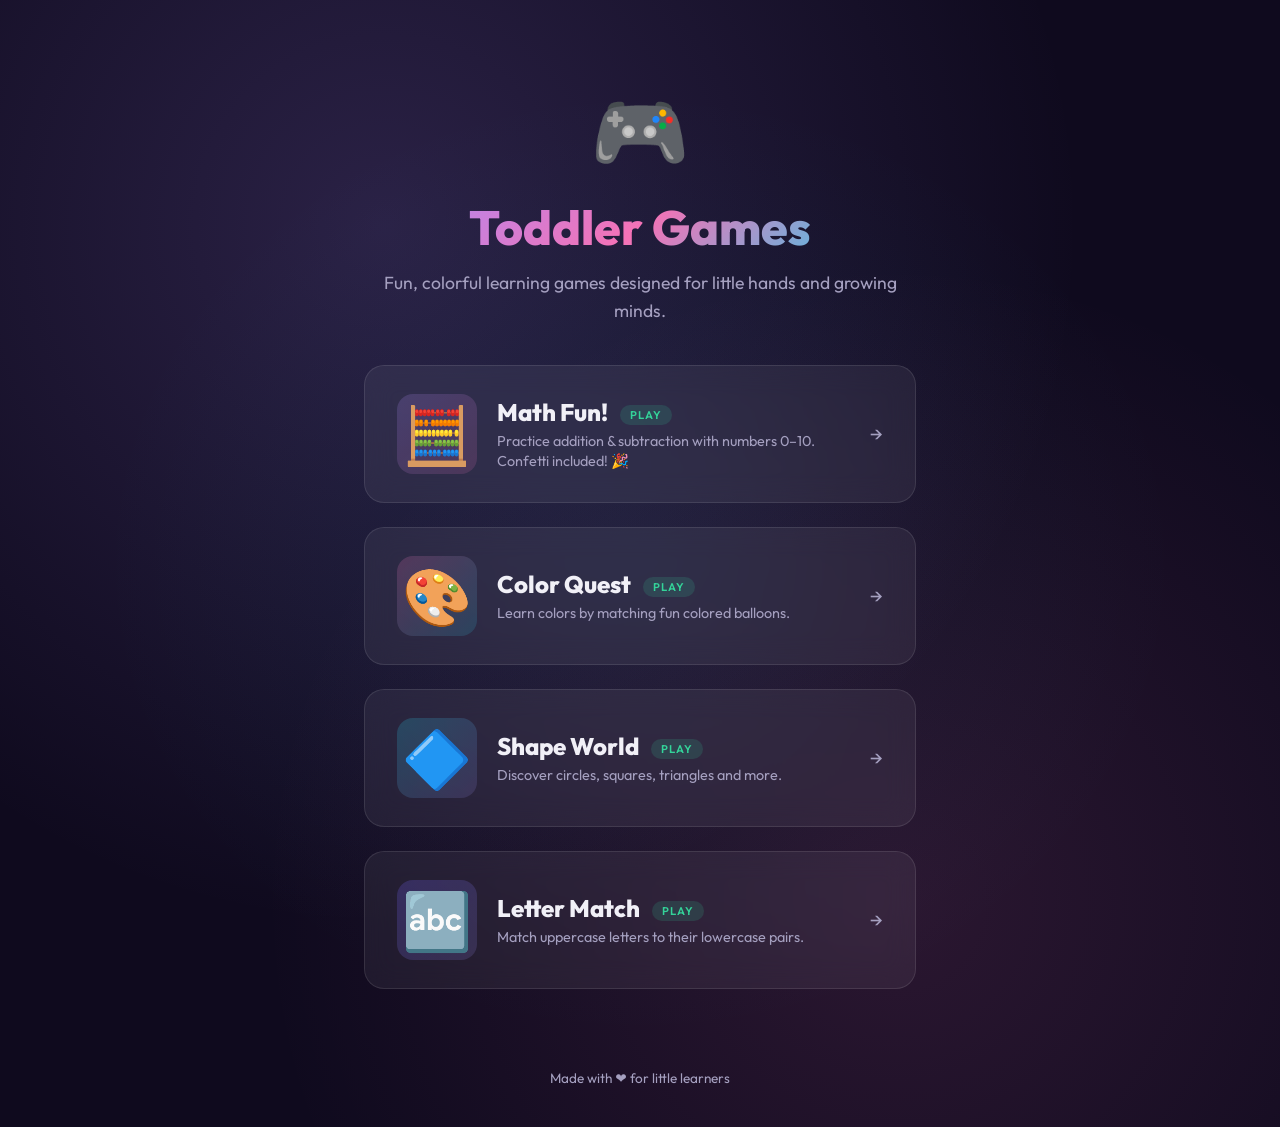
<file: index.html>
<!DOCTYPE html>
<html lang="en">

<head>
    <meta charset="UTF-8">
    <meta name="viewport" content="width=device-width, initial-scale=1.0">
    <meta name="description" content="Fun learning games for toddlers — arithmetic, colors, shapes and more!">
    <meta name="theme-color" content="#6C5CE7">
    <title>🎮 Toddler Games — Fun Learning for Kids</title>
    <link rel="preconnect" href="https://fonts.googleapis.com">
    <link rel="preconnect" href="https://fonts.gstatic.com" crossorigin>
    <link href="https://fonts.googleapis.com/css2?family=Outfit:wght@400;600;800&display=swap" rel="stylesheet">
    <link rel="icon" type="image/png" href="arithmatic/icon-512.png">
    <style>
        *,
        *::before,
        *::after {
            margin: 0;
            padding: 0;
            box-sizing: border-box;
        }

        :root {
            --clr-bg: #0f0a1e;
            --clr-text: #f1f0f7;
            --clr-text-muted: #a5a0c0;
            --clr-card-bg: rgba(255, 255, 255, 0.06);
            --clr-card-border: rgba(255, 255, 255, 0.1);
            --clr-primary: #a78bfa;
            --clr-accent-pink: #f472b6;
            --clr-accent-cyan: #22d3ee;
            --font: 'Outfit', system-ui, sans-serif;
        }

        html {
            font-size: 16px;
        }

        body {
            font-family: var(--font);
            background: var(--clr-bg);
            background-image:
                radial-gradient(ellipse at 30% 20%, rgba(167, 139, 250, 0.18) 0%, transparent 55%),
                radial-gradient(ellipse at 70% 80%, rgba(244, 114, 182, 0.12) 0%, transparent 50%),
                radial-gradient(ellipse at 50% 50%, rgba(34, 211, 238, 0.06) 0%, transparent 60%);
            color: var(--clr-text);
            min-height: 100dvh;
            display: flex;
            flex-direction: column;
            align-items: center;
        }

        /* --- Header --- */
        .hero {
            text-align: center;
            padding: 60px 24px 40px;
            max-width: 600px;
        }

        .hero-emoji {
            font-size: 4rem;
            margin-bottom: 16px;
            animation: float 3s ease-in-out infinite;
        }

        .hero h1 {
            font-size: 2.4rem;
            font-weight: 800;
            background: linear-gradient(135deg, var(--clr-primary), var(--clr-accent-pink), var(--clr-accent-cyan));
            -webkit-background-clip: text;
            -webkit-text-fill-color: transparent;
            background-clip: text;
            margin-bottom: 12px;
        }

        .hero p {
            font-size: 1.1rem;
            color: var(--clr-text-muted);
            line-height: 1.6;
        }

        /* --- Games Grid --- */
        .games-grid {
            display: grid;
            grid-template-columns: 1fr;
            gap: 20px;
            padding: 0 24px 60px;
            width: 100%;
            max-width: 600px;
        }

        .game-card {
            display: flex;
            align-items: center;
            gap: 20px;
            background: var(--clr-card-bg);
            backdrop-filter: blur(14px);
            -webkit-backdrop-filter: blur(14px);
            border: 1px solid var(--clr-card-border);
            border-radius: 20px;
            padding: 24px 28px;
            text-decoration: none;
            color: var(--clr-text);
            transition: transform 0.3s cubic-bezier(0.34, 1.56, 0.64, 1),
                box-shadow 0.3s ease,
                border-color 0.3s ease;
            position: relative;
            overflow: hidden;
        }

        .game-card::before {
            content: '';
            position: absolute;
            inset: 0;
            background: linear-gradient(135deg, rgba(255, 255, 255, 0.05), transparent);
            opacity: 0;
            transition: opacity 0.3s ease;
        }

        .game-card:hover,
        .game-card:focus-visible {
            transform: translateY(-4px) scale(1.02);
            border-color: rgba(167, 139, 250, 0.3);
            box-shadow: 0 12px 40px rgba(167, 139, 250, 0.15);
        }

        .game-card:hover::before {
            opacity: 1;
        }

        .game-card:active {
            transform: scale(0.98);
        }

        .game-card-icon {
            font-size: 3rem;
            flex-shrink: 0;
            width: 72px;
            height: 72px;
            display: flex;
            align-items: center;
            justify-content: center;
            border-radius: 16px;
        }

        .game-card-icon.math {
            background: linear-gradient(135deg, rgba(167, 139, 250, 0.2), rgba(244, 114, 182, 0.15));
        }

        .game-card-icon.color {
            background: linear-gradient(135deg, rgba(244, 114, 182, 0.2), rgba(34, 211, 238, 0.15));
        }

        .game-card-icon.shape {
            background: linear-gradient(135deg, rgba(34, 211, 238, 0.2), rgba(167, 139, 250, 0.15));
        }

        .game-card-icon.letter {
            background: linear-gradient(135deg, rgba(108, 92, 231, 0.25), rgba(162, 155, 254, 0.15));
        }

        .game-card-icon.coming-soon {
            background: rgba(255, 255, 255, 0.05);
        }

        .game-card-info {
            flex: 1;
        }

        .game-card-info h2 {
            font-size: 1.3rem;
            font-weight: 800;
            margin-bottom: 4px;
        }

        .game-card-info p {
            font-size: 0.9rem;
            color: var(--clr-text-muted);
            line-height: 1.4;
        }

        .game-card-arrow {
            font-size: 1.2rem;
            color: var(--clr-text-muted);
            transition: transform 0.3s ease, color 0.3s ease;
        }

        .game-card:hover .game-card-arrow {
            transform: translateX(4px);
            color: var(--clr-primary);
        }

        .badge {
            display: inline-block;
            font-size: 0.7rem;
            font-weight: 600;
            text-transform: uppercase;
            letter-spacing: 1px;
            padding: 3px 10px;
            border-radius: 20px;
            margin-left: 8px;
            vertical-align: middle;
        }

        .badge-live {
            background: rgba(52, 211, 153, 0.15);
            color: #34d399;
        }

        .badge-soon {
            background: rgba(255, 255, 255, 0.08);
            color: var(--clr-text-muted);
        }

        .card-disabled {
            opacity: 0.45;
            pointer-events: none;
        }

        /* --- Footer --- */
        footer {
            text-align: center;
            padding: 20px 24px 40px;
            color: var(--clr-text-muted);
            font-size: 0.85rem;
        }

        footer a {
            color: var(--clr-primary);
            text-decoration: none;
        }

        /* --- Animations --- */
        @keyframes float {

            0%,
            100% {
                transform: translateY(0);
            }

            50% {
                transform: translateY(-10px);
            }
        }

        @keyframes fadeUp {
            from {
                opacity: 0;
                transform: translateY(24px);
            }

            to {
                opacity: 1;
                transform: translateY(0);
            }
        }

        .hero {
            animation: fadeUp 0.6s ease-out;
        }

        .game-card:nth-child(1) {
            animation: fadeUp 0.6s ease-out 0.1s both;
        }

        .game-card:nth-child(2) {
            animation: fadeUp 0.6s ease-out 0.2s both;
        }

        .game-card:nth-child(3) {
            animation: fadeUp 0.6s ease-out 0.3s both;
        }

        .game-card:nth-child(4) {
            animation: fadeUp 0.6s ease-out 0.4s both;
        }

        /* --- Tablet --- */
        @media (min-width: 600px) {
            .hero {
                padding-top: 80px;
            }

            .hero h1 {
                font-size: 3rem;
            }

            .hero-emoji {
                font-size: 5rem;
            }

            .games-grid {
                gap: 24px;
            }

            .game-card {
                padding: 28px 32px;
            }

            .game-card-icon {
                font-size: 3.5rem;
                width: 80px;
                height: 80px;
            }

            .game-card-info h2 {
                font-size: 1.5rem;
            }
        }
    </style>
</head>

<body>

    <section class="hero">
        <div class="hero-emoji">🎮</div>
        <h1>Toddler Games</h1>
        <p>Fun, colorful learning games designed for little hands and growing minds.</p>
    </section>

    <section class="games-grid">

        <!-- Math Game -->
        <a href="arithmatic/" class="game-card" id="game-math">
            <div class="game-card-icon math">🧮</div>
            <div class="game-card-info">
                <h2>Math Fun! <span class="badge badge-live">Play</span></h2>
                <p>Practice addition & subtraction with numbers 0–10. Confetti included! 🎉</p>
            </div>
            <span class="game-card-arrow">→</span>
        </a>

        <!-- Color Quest -->
        <a href="colors/" class="game-card" id="game-color">
            <div class="game-card-icon color">🎨</div>
            <div class="game-card-info">
                <h2>Color Quest <span class="badge badge-live">Play</span></h2>
                <p>Learn colors by matching fun colored balloons.</p>
            </div>
            <span class="game-card-arrow">→</span>
        </a>

        <!-- Shape World -->
        <a href="shapes/" class="game-card" id="game-shape">
            <div class="game-card-icon shape">🔷</div>
            <div class="game-card-info">
                <h2>Shape World <span class="badge badge-live">Play</span></h2>
                <p>Discover circles, squares, triangles and more.</p>
            </div>
            <span class="game-card-arrow">→</span>
        </a>

        <!-- Letter Match -->
        <a href="letters/" class="game-card" id="game-letter">
            <div class="game-card-icon letter">🔤</div>
            <div class="game-card-info">
                <h2>Letter Match <span class="badge badge-live">Play</span></h2>
                <p>Match uppercase letters to their lowercase pairs.</p>
            </div>
            <span class="game-card-arrow">→</span>
        </a>

    </section>

    <footer>
        Made with ❤️ for little learners
    </footer>

</body>

</html>
</file>
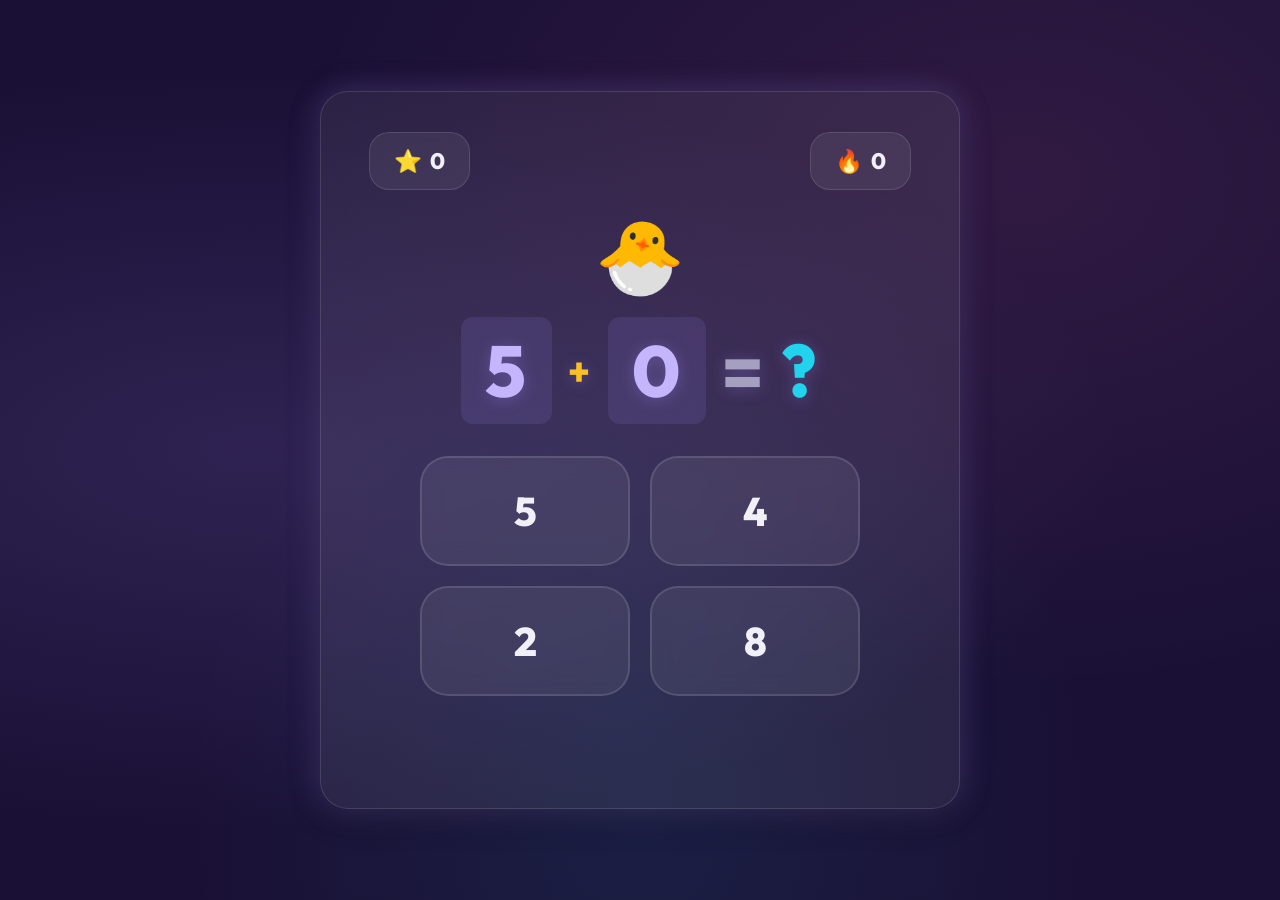
<file: arithmatic/index.html>
<!DOCTYPE html>
<html lang="en">

<head>
  <meta charset="UTF-8">
  <meta name="viewport" content="width=device-width, initial-scale=1.0, user-scalable=no">
  <meta name="description"
    content="A fun arithmetic game for toddlers — learn addition and subtraction with colorful animations!">
  <meta name="theme-color" content="#6C5CE7">
  <meta name="apple-mobile-web-app-capable" content="yes">
  <meta name="apple-mobile-web-app-status-bar-style" content="black-translucent">
  <title>🧮 Math Fun! — Arithmetic Game for Kids</title>
  <link rel="manifest" href="manifest.json">
  <link rel="icon" type="image/png" sizes="512x512" href="icon-512.png">
  <link rel="apple-touch-icon" href="icon-192.png">
  <link rel="preconnect" href="https://fonts.googleapis.com">
  <link rel="preconnect" href="https://fonts.gstatic.com" crossorigin>
  <link href="https://fonts.googleapis.com/css2?family=Outfit:wght@400;600;800&display=swap" rel="stylesheet">
  <link rel="stylesheet" href="style.css">
</head>

<body>
  <div id="app">
    <!-- Top Bar -->
    <header id="top-bar">
      <div class="score-badge" id="score-badge">
        <span class="score-icon">⭐</span>
        <span id="score-value">0</span>
      </div>
      <div class="streak-badge" id="streak-badge">
        <span class="streak-icon">🔥</span>
        <span id="streak-value">0</span>
      </div>
    </header>

    <!-- Game Card -->
    <main id="game-card">
      <div id="question-area">
        <div id="question-emoji" aria-hidden="true">🤔</div>
        <div id="question-text" role="heading" aria-level="1">
          <span id="num1" class="num">?</span>
          <span id="operator" class="op">+</span>
          <span id="num2" class="num">?</span>
          <span class="eq">=</span>
          <span class="q-mark">?</span>
        </div>
      </div>

      <div id="answers-grid" role="group" aria-label="Choose your answer">
        <button class="answer-btn" id="ans-0" aria-label="Answer option 1"></button>
        <button class="answer-btn" id="ans-1" aria-label="Answer option 2"></button>
        <button class="answer-btn" id="ans-2" aria-label="Answer option 3"></button>
        <button class="answer-btn" id="ans-3" aria-label="Answer option 4"></button>
      </div>

      <div id="feedback" aria-live="polite"></div>
    </main>

    <!-- Confetti Canvas -->
    <canvas id="confetti-canvas" aria-hidden="true"></canvas>
  </div>

  <script src="app.js"></script>
  <script>
    if ('serviceWorker' in navigator) {
      navigator.serviceWorker.register('sw.js').catch(() => { });
    }
  </script>
</body>

</html>
</file>
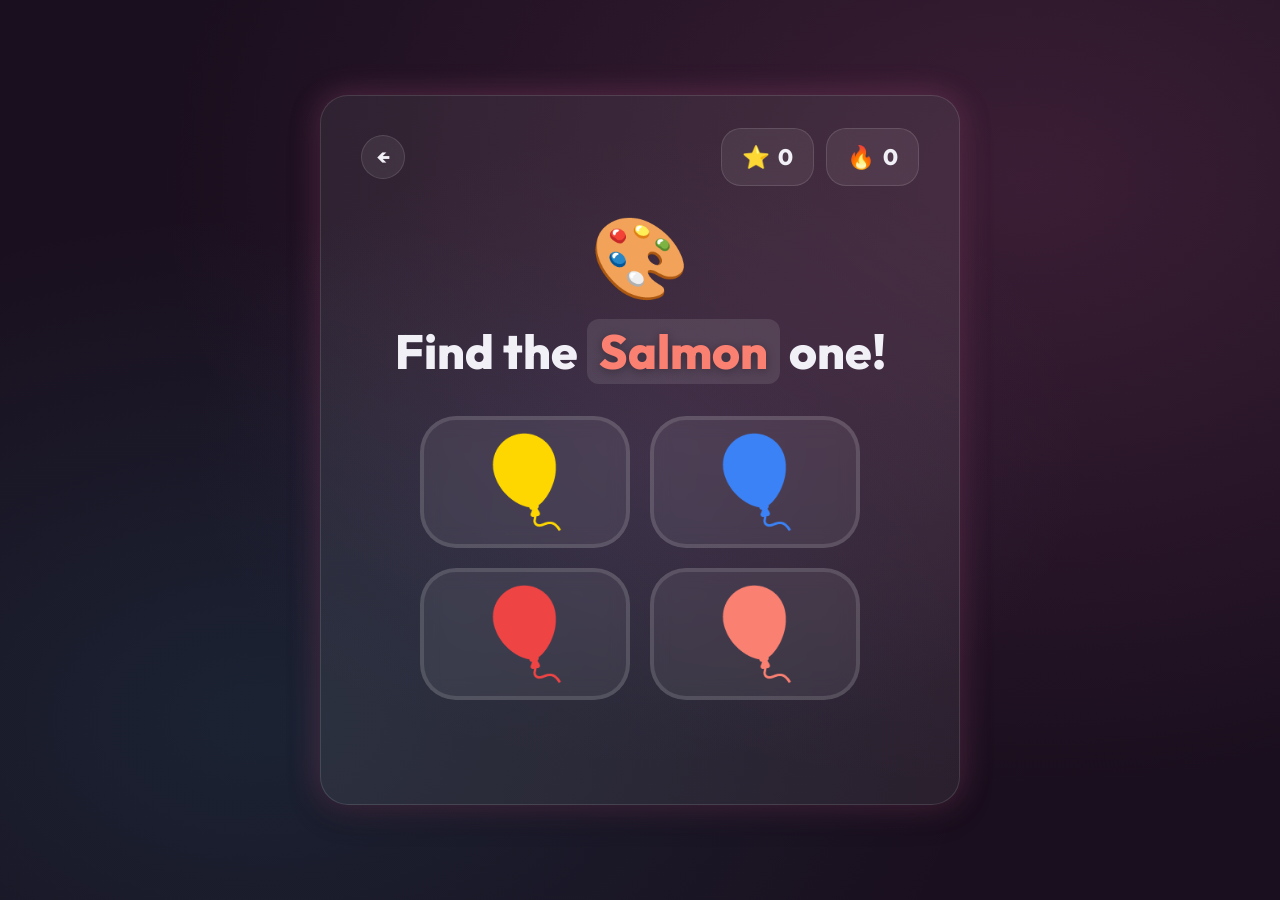
<file: colors/index.html>
<!DOCTYPE html>
<html lang="en">

<head>
    <meta charset="UTF-8">
    <meta name="viewport" content="width=device-width, initial-scale=1.0, user-scalable=no">
    <meta name="description" content="A fun color game for toddlers — learn colors with colorful balloons!">
    <meta name="theme-color" content="#f472b6">
    <meta name="apple-mobile-web-app-capable" content="yes">
    <meta name="apple-mobile-web-app-status-bar-style" content="black-translucent">
    <title>🎨 Color Quest — Learning Colors for Kids</title>
    <link rel="manifest" href="manifest.json">
    <link rel="icon" type="image/png" sizes="512x512" href="icon-512.png">
    <link rel="apple-touch-icon" href="icon-192.png">
    <link rel="preconnect" href="https://fonts.googleapis.com">
    <link rel="preconnect" href="https://fonts.gstatic.com" crossorigin>
    <link href="https://fonts.googleapis.com/css2?family=Outfit:wght@400;600;800&display=swap" rel="stylesheet">
    <link rel="stylesheet" href="style.css">
</head>

<body>
    <div id="app">
        <!-- Top Bar -->
        <header id="top-bar">
            <a href="../" class="back-btn" aria-label="Back to Games">←</a>
            <div class="stats">
                <div class="score-badge" id="score-badge">
                    <span class="score-icon">⭐</span>
                    <span id="score-value">0</span>
                </div>
                <div class="streak-badge" id="streak-badge">
                    <span class="streak-icon">🔥</span>
                    <span id="streak-value">0</span>
                </div>
            </div>
        </header>

        <!-- Game Card -->
        <main id="game-card">
            <div id="question-area">
                <div id="question-emoji" aria-hidden="true">🎨</div>
                <div id="question-text" role="heading" aria-level="1">
                    Find the <span id="color-name">Color</span> one!
                </div>
            </div>

            <div id="answers-grid" role="group" aria-label="Choose your answer">
                <button class="answer-btn" id="ans-0" aria-label="Answer option 1">🎈</button>
                <button class="answer-btn" id="ans-1" aria-label="Answer option 2">🎈</button>
                <button class="answer-btn" id="ans-2" aria-label="Answer option 3">🎈</button>
                <button class="answer-btn" id="ans-3" aria-label="Answer option 4">🎈</button>
            </div>

            <div id="feedback" aria-live="polite"></div>
        </main>

        <!-- Confetti Canvas -->
        <canvas id="confetti-canvas" aria-hidden="true"></canvas>
    </div>

    <script src="app.js"></script>
    <script>
        if ('serviceWorker' in navigator) {
            navigator.serviceWorker.register('sw.js').catch(() => { });
        }
    </script>
</body>

</html>
</file>
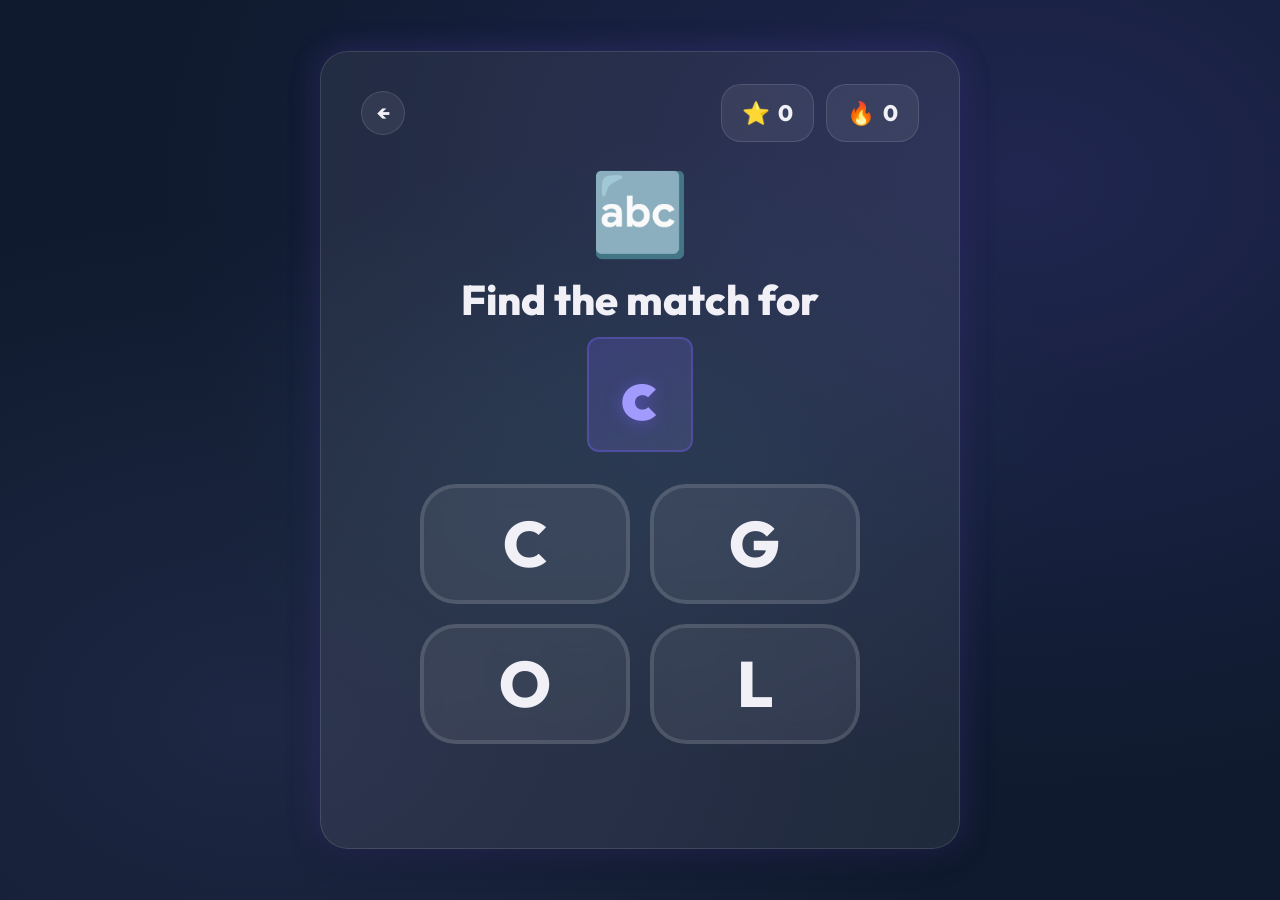
<file: letters/index.html>
<!DOCTYPE html>
<html lang="en">

<head>
    <meta charset="UTF-8">
    <meta name="viewport" content="width=device-width, initial-scale=1.0, user-scalable=no">
    <meta name="description" content="A fun letter matching game for toddlers — match uppercase to lowercase letters!">
    <meta name="theme-color" content="#6C5CE7">
    <meta name="apple-mobile-web-app-capable" content="yes">
    <meta name="apple-mobile-web-app-status-bar-style" content="black-translucent">
    <title>🔤 Letter Match — Learning Letters for Kids</title>
    <link rel="manifest" href="manifest.json">
    <link rel="icon" type="image/png" sizes="512x512" href="icon-512.png">
    <link rel="apple-touch-icon" href="icon-192.png">
    <link rel="preconnect" href="https://fonts.googleapis.com">
    <link rel="preconnect" href="https://fonts.gstatic.com" crossorigin>
    <link href="https://fonts.googleapis.com/css2?family=Outfit:wght@400;600;800&display=swap" rel="stylesheet">
    <link rel="stylesheet" href="style.css">
</head>

<body>
    <div id="app">
        <!-- Top Bar -->
        <header id="top-bar">
            <a href="../" class="back-btn" aria-label="Back to Games">←</a>
            <div class="stats">
                <div class="score-badge" id="score-badge">
                    <span class="score-icon">⭐</span>
                    <span id="score-value">0</span>
                </div>
                <div class="streak-badge" id="streak-badge">
                    <span class="streak-icon">🔥</span>
                    <span id="streak-value">0</span>
                </div>
            </div>
        </header>

        <!-- Game Card -->
        <main id="game-card">
            <div id="question-area">
                <div id="question-emoji" aria-hidden="true">🔤</div>
                <div id="question-text" role="heading" aria-level="1">
                    Find the match for </br><span id="letter-display">A</span>
                </div>
            </div>

            <div id="answers-grid" role="group" aria-label="Choose your answer">
                <button class="answer-btn" id="ans-0" aria-label="Answer option 1">a</button>
                <button class="answer-btn" id="ans-1" aria-label="Answer option 2">b</button>
                <button class="answer-btn" id="ans-2" aria-label="Answer option 3">c</button>
                <button class="answer-btn" id="ans-3" aria-label="Answer option 4">d</button>
            </div>

            <div id="feedback" aria-live="polite"></div>
        </main>

        <!-- Confetti Canvas -->
        <canvas id="confetti-canvas" aria-hidden="true"></canvas>
    </div>

    <script src="app.js"></script>
    <script>
        if ('serviceWorker' in navigator) {
            navigator.serviceWorker.register('sw.js').catch(() => { });
        }
    </script>
</body>

</html>
</file>
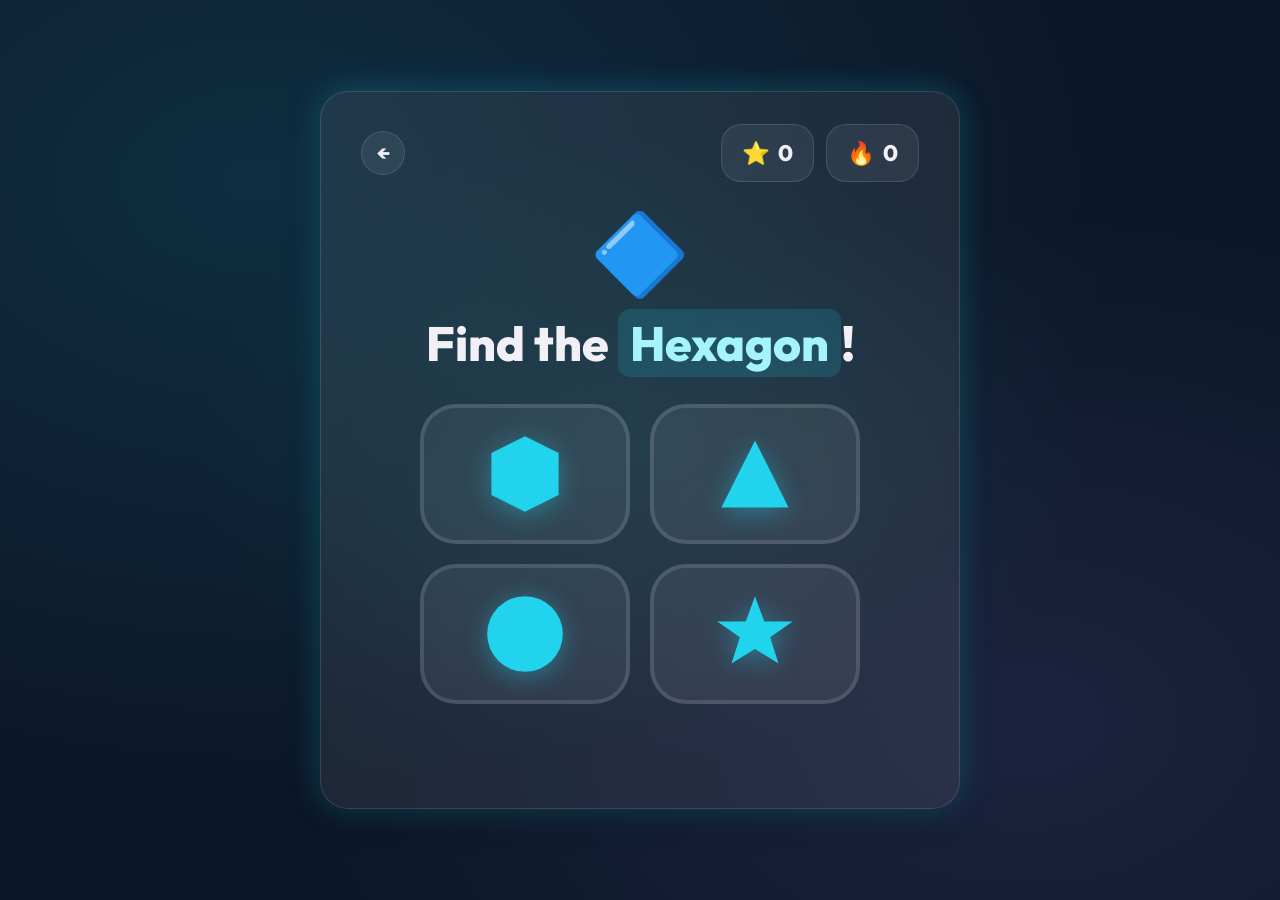
<file: shapes/index.html>
<!DOCTYPE html>
<html lang="en">

<head>
    <meta charset="UTF-8">
    <meta name="viewport" content="width=device-width, initial-scale=1.0, user-scalable=no">
    <meta name="description" content="A fun shape game for toddlers — learn circles, squares, and triangles!">
    <meta name="theme-color" content="#22d3ee">
    <meta name="apple-mobile-web-app-capable" content="yes">
    <meta name="apple-mobile-web-app-status-bar-style" content="black-translucent">
    <title>🔷 Shape World — Learning Shapes for Kids</title>
    <link rel="manifest" href="manifest.json">
    <link rel="icon" type="image/png" sizes="512x512" href="icon-512.png">
    <link rel="apple-touch-icon" href="icon-192.png">
    <link rel="preconnect" href="https://fonts.googleapis.com">
    <link rel="preconnect" href="https://fonts.gstatic.com" crossorigin>
    <link href="https://fonts.googleapis.com/css2?family=Outfit:wght@400;600;800&display=swap" rel="stylesheet">
    <link rel="stylesheet" href="style.css">
</head>

<body>
    <div id="app">
        <!-- Top Bar -->
        <header id="top-bar">
            <a href="../" class="back-btn" aria-label="Back to Games">←</a>
            <div class="stats">
                <div class="score-badge" id="score-badge">
                    <span class="score-icon">⭐</span>
                    <span id="score-value">0</span>
                </div>
                <div class="streak-badge" id="streak-badge">
                    <span class="streak-icon">🔥</span>
                    <span id="streak-value">0</span>
                </div>
            </div>
        </header>

        <!-- Game Card -->
        <main id="game-card">
            <div id="question-area">
                <div id="question-emoji" aria-hidden="true">🔷</div>
                <div id="question-text" role="heading" aria-level="1">
                    Find the <span id="shape-name">Shape</span>!
                </div>
            </div>

            <div id="answers-grid" role="group" aria-label="Choose your answer">
                <button class="answer-btn" id="ans-0" aria-label="Answer option 1"></button>
                <button class="answer-btn" id="ans-1" aria-label="Answer option 2"></button>
                <button class="answer-btn" id="ans-2" aria-label="Answer option 3"></button>
                <button class="answer-btn" id="ans-3" aria-label="Answer option 4"></button>
            </div>

            <div id="feedback" aria-live="polite"></div>
        </main>

        <!-- Confetti Canvas -->
        <canvas id="confetti-canvas" aria-hidden="true"></canvas>
    </div>

    <script src="app.js"></script>
    <script>
        if ('serviceWorker' in navigator) {
            navigator.serviceWorker.register('sw.js').catch(() => { });
        }
    </script>
</body>

</html>
</file>
<file: arithmatic/style.css>
/* ============================================
   Math Fun! — Arithmetic Game for Kids
   ============================================ */

/* --- Design Tokens --- */
:root {
  --clr-bg: #1a1035;
  --clr-bg-card: rgba(255, 255, 255, 0.07);
  --clr-bg-card-border: rgba(255, 255, 255, 0.12);
  --clr-surface: #2d1f5e;
  --clr-primary: #a78bfa;
  --clr-primary-vivid: #c4b5fd;
  --clr-accent-green: #34d399;
  --clr-accent-red: #f87171;
  --clr-accent-yellow: #fbbf24;
  --clr-accent-pink: #f472b6;
  --clr-accent-cyan: #22d3ee;
  --clr-text: #f1f0f7;
  --clr-text-muted: #a5a0c0;

  --font-main: 'Outfit', system-ui, sans-serif;

  --radius-sm: 12px;
  --radius-md: 20px;
  --radius-lg: 28px;
  --radius-full: 50%;

  --shadow-soft: 0 8px 32px rgba(0, 0, 0, 0.3);
  --shadow-glow-green: 0 0 20px rgba(52, 211, 153, 0.4);
  --shadow-glow-red: 0 0 20px rgba(248, 113, 113, 0.4);
  --shadow-glow-primary: 0 0 30px rgba(167, 139, 250, 0.3);

  --transition-fast: 0.2s cubic-bezier(0.4, 0, 0.2, 1);
  --transition-bounce: 0.4s cubic-bezier(0.34, 1.56, 0.64, 1);
}

/* --- Reset & Base --- */
*, *::before, *::after {
  margin: 0;
  padding: 0;
  box-sizing: border-box;
}

html {
  font-size: 16px;
  -webkit-tap-highlight-color: transparent;
  -webkit-text-size-adjust: 100%;
}

body {
  font-family: var(--font-main);
  background: var(--clr-bg);
  background-image:
    radial-gradient(ellipse at 20% 50%, rgba(167, 139, 250, 0.15) 0%, transparent 60%),
    radial-gradient(ellipse at 80% 20%, rgba(244, 114, 182, 0.1) 0%, transparent 50%),
    radial-gradient(ellipse at 50% 90%, rgba(34, 211, 238, 0.08) 0%, transparent 50%);
  color: var(--clr-text);
  min-height: 100dvh;
  overflow: hidden;
  display: flex;
  align-items: center;
  justify-content: center;
}

/* --- App Container --- */
#app {
  width: 100%;
  max-width: 480px;
  min-height: 100dvh;
  display: flex;
  flex-direction: column;
  padding: 16px 20px 24px;
  position: relative;
}

/* --- Top Bar --- */
#top-bar {
  display: flex;
  justify-content: space-between;
  align-items: center;
  margin-bottom: 20px;
  flex-shrink: 0;
}

.score-badge,
.streak-badge {
  display: flex;
  align-items: center;
  gap: 8px;
  background: var(--clr-bg-card);
  backdrop-filter: blur(12px);
  -webkit-backdrop-filter: blur(12px);
  border: 1px solid var(--clr-bg-card-border);
  border-radius: var(--radius-md);
  padding: 10px 18px;
  font-size: 1.2rem;
  font-weight: 800;
  transition: transform var(--transition-bounce);
}

.score-badge.pop,
.streak-badge.pop {
  transform: scale(1.15);
}

.score-icon,
.streak-icon {
  font-size: 1.4rem;
}

/* --- Game Card --- */
#game-card {
  flex: 1;
  display: flex;
  flex-direction: column;
  align-items: center;
  justify-content: center;
  gap: 32px;
}

/* --- Question Area --- */
#question-area {
  text-align: center;
  animation: fadeSlideIn 0.5s ease-out;
}

#question-emoji {
  font-size: 3.5rem;
  margin-bottom: 16px;
  animation: float 3s ease-in-out infinite;
}

#question-text {
  font-size: 3rem;
  font-weight: 800;
  display: flex;
  align-items: center;
  justify-content: center;
  gap: 12px;
  letter-spacing: 2px;
  text-shadow: 0 2px 15px rgba(167, 139, 250, 0.3);
}

.num {
  color: var(--clr-primary-vivid);
  background: rgba(167, 139, 250, 0.12);
  padding: 4px 16px;
  border-radius: var(--radius-sm);
}

.op {
  color: var(--clr-accent-yellow);
  font-size: 2.4rem;
}

.eq {
  color: var(--clr-text-muted);
}

.q-mark {
  color: var(--clr-accent-cyan);
  animation: pulse 1.5s ease-in-out infinite;
}

/* Question transition */
#question-area.swap-out {
  animation: swapOut 0.25s ease-in forwards;
}

#question-area.swap-in {
  animation: swapIn 0.35s ease-out forwards;
}

/* --- Answer Grid --- */
#answers-grid {
  display: grid;
  grid-template-columns: 1fr 1fr;
  gap: 16px;
  width: 100%;
  max-width: 360px;
}

.answer-btn {
  font-family: var(--font-main);
  font-size: 1.8rem;
  font-weight: 800;
  padding: 20px 10px;
  border: 2px solid var(--clr-bg-card-border);
  border-radius: var(--radius-md);
  background: var(--clr-bg-card);
  backdrop-filter: blur(10px);
  -webkit-backdrop-filter: blur(10px);
  color: var(--clr-text);
  cursor: pointer;
  transition:
    transform var(--transition-fast),
    background var(--transition-fast),
    border-color var(--transition-fast),
    box-shadow var(--transition-fast);
  user-select: none;
  -webkit-user-select: none;
  min-height: 72px;
  position: relative;
  overflow: hidden;
}

.answer-btn::before {
  content: '';
  position: absolute;
  inset: 0;
  background: linear-gradient(135deg, rgba(255,255,255,0.08), transparent);
  opacity: 0;
  transition: opacity var(--transition-fast);
}

.answer-btn:hover::before,
.answer-btn:focus-visible::before {
  opacity: 1;
}

.answer-btn:active {
  transform: scale(0.95);
}

.answer-btn:focus-visible {
  outline: 3px solid var(--clr-primary);
  outline-offset: 3px;
}

/* Correct */
.answer-btn.correct {
  background: rgba(52, 211, 153, 0.2);
  border-color: var(--clr-accent-green);
  box-shadow: var(--shadow-glow-green);
  animation: correctPop 0.5s ease-out;
  color: var(--clr-accent-green);
}

/* Wrong */
.answer-btn.wrong {
  background: rgba(248, 113, 113, 0.15);
  border-color: var(--clr-accent-red);
  box-shadow: var(--shadow-glow-red);
  animation: shake 0.5s ease-out;
  color: var(--clr-accent-red);
}

/* Disabled after answer */
.answer-btn.disabled {
  pointer-events: none;
  opacity: 0.4;
}

/* --- Feedback --- */
#feedback {
  font-size: 1.3rem;
  font-weight: 600;
  min-height: 2rem;
  text-align: center;
  transition: opacity var(--transition-fast);
}

#feedback.correct-msg {
  color: var(--clr-accent-green);
  animation: feedbackPop 0.4s ease-out;
}

#feedback.wrong-msg {
  color: var(--clr-accent-red);
  animation: feedbackPop 0.4s ease-out;
}

/* --- Confetti Canvas --- */
#confetti-canvas {
  position: fixed;
  top: 0;
  left: 0;
  width: 100%;
  height: 100%;
  pointer-events: none;
  z-index: 1000;
}

/* ============================================
   Animations
   ============================================ */

@keyframes fadeSlideIn {
  from { opacity: 0; transform: translateY(20px); }
  to   { opacity: 1; transform: translateY(0); }
}

@keyframes swapOut {
  to { opacity: 0; transform: translateY(-30px) scale(0.9); }
}

@keyframes swapIn {
  from { opacity: 0; transform: translateY(30px) scale(0.9); }
  to   { opacity: 1; transform: translateY(0) scale(1); }
}

@keyframes float {
  0%, 100% { transform: translateY(0); }
  50%      { transform: translateY(-8px); }
}

@keyframes pulse {
  0%, 100% { opacity: 1; }
  50%      { opacity: 0.4; }
}

@keyframes correctPop {
  0%  { transform: scale(1); }
  40% { transform: scale(1.12); }
  100%{ transform: scale(1); }
}

@keyframes shake {
  0%, 100% { transform: translateX(0); }
  20%      { transform: translateX(-8px); }
  40%      { transform: translateX(8px); }
  60%      { transform: translateX(-6px); }
  80%      { transform: translateX(6px); }
}

@keyframes feedbackPop {
  0%  { opacity: 0; transform: scale(0.8); }
  60% { transform: scale(1.05); }
  100%{ opacity: 1; transform: scale(1); }
}

/* ============================================
   Responsive — Tablet
   ============================================ */

@media (min-width: 600px) {
  #app {
    max-width: 560px;
    padding: 32px 40px 40px;
    min-height: auto;
    margin: auto;
  }

  body {
    align-items: center;
    padding: 24px;
  }

  #question-emoji {
    font-size: 4.5rem;
  }

  #question-text {
    font-size: 4rem;
    gap: 16px;
  }

  .num {
    padding: 8px 24px;
  }

  #answers-grid {
    max-width: 440px;
    gap: 20px;
  }

  .answer-btn {
    font-size: 2.2rem;
    padding: 28px 14px;
    min-height: 90px;
    border-radius: var(--radius-lg);
  }

  .score-badge,
  .streak-badge {
    font-size: 1.4rem;
    padding: 14px 24px;
  }

  #feedback {
    font-size: 1.5rem;
  }
}

/* Large tablet / landscape */
@media (min-width: 900px) {
  #app {
    max-width: 640px;
    border-radius: var(--radius-lg);
    background: var(--clr-bg-card);
    border: 1px solid var(--clr-bg-card-border);
    box-shadow: var(--shadow-soft), var(--shadow-glow-primary);
    padding: 40px 48px 48px;
  }

  #question-text {
    font-size: 4.5rem;
  }

  .answer-btn {
    font-size: 2.5rem;
    min-height: 100px;
  }
}
</file>
<file: colors/style.css>
/* ============================================
   Color Quest — Game CSS
   ============================================ */

/* --- Design Tokens --- */
:root {
    --clr-bg: #1a0f1e;
    --clr-bg-card: rgba(255, 255, 255, 0.07);
    --clr-bg-card-border: rgba(255, 255, 255, 0.12);
    --clr-primary: #f472b6;
    --clr-primary-vivid: #fbcfe8;
    --clr-accent-green: #34d399;
    --clr-accent-red: #f87171;
    --clr-text: #f1f0f7;
    --clr-text-muted: #a5a0c0;

    --font-main: 'Outfit', system-ui, sans-serif;

    --radius-sm: 12px;
    --radius-md: 20px;
    --radius-lg: 28px;

    --shadow-soft: 0 8px 32px rgba(0, 0, 0, 0.3);
    --shadow-glow-green: 0 0 20px rgba(52, 211, 153, 0.4);
    --shadow-glow-red: 0 0 20px rgba(248, 113, 113, 0.4);
    --shadow-glow-primary: 0 0 30px rgba(244, 114, 182, 0.3);

    --transition-fast: 0.2s cubic-bezier(0.4, 0, 0.2, 1);
    --transition-bounce: 0.4s cubic-bezier(0.34, 1.56, 0.64, 1);
}

/* --- Reset & Base --- */
*,
*::before,
*::after {
    margin: 0;
    padding: 0;
    box-sizing: border-box;
}

html {
    font-size: 16px;
    -webkit-tap-highlight-color: transparent;
}

body {
    font-family: var(--font-main);
    background: var(--clr-bg);
    background-image:
        radial-gradient(ellipse at 80% 20%, rgba(244, 114, 182, 0.15) 0%, transparent 60%),
        radial-gradient(ellipse at 20% 80%, rgba(34, 211, 238, 0.1) 0%, transparent 50%),
        radial-gradient(ellipse at 50% 50%, rgba(167, 139, 250, 0.08) 0%, transparent 50%);
    color: var(--clr-text);
    min-height: 100dvh;
    overflow: hidden;
    display: flex;
    align-items: center;
    justify-content: center;
}

/* --- App Container --- */
#app {
    width: 100%;
    max-width: 480px;
    min-height: 100dvh;
    display: flex;
    flex-direction: column;
    padding: 16px 20px 24px;
    position: relative;
}

/* --- Top Bar --- */
#top-bar {
    display: flex;
    justify-content: space-between;
    align-items: center;
    margin-bottom: 20px;
    flex-shrink: 0;
}

.back-btn {
    background: var(--clr-bg-card);
    border: 1px solid var(--clr-bg-card-border);
    color: var(--clr-text);
    text-decoration: none;
    width: 44px;
    height: 44px;
    display: flex;
    align-items: center;
    justify-content: center;
    border-radius: var(--radius-full);
    font-size: 1.2rem;
    font-weight: 800;
    border-radius: 50%;
    backdrop-filter: blur(12px);
    -webkit-backdrop-filter: blur(12px);
    transition: transform var(--transition-bounce), background var(--transition-fast);
}

.back-btn:active {
    transform: scale(0.9);
}

.stats {
    display: flex;
    gap: 12px;
}

.score-badge,
.streak-badge {
    display: flex;
    align-items: center;
    gap: 8px;
    background: var(--clr-bg-card);
    backdrop-filter: blur(12px);
    -webkit-backdrop-filter: blur(12px);
    border: 1px solid var(--clr-bg-card-border);
    border-radius: var(--radius-md);
    padding: 10px 16px;
    font-size: 1.1rem;
    font-weight: 800;
    transition: transform var(--transition-bounce);
}

.score-badge.pop,
.streak-badge.pop {
    transform: scale(1.15);
}

/* --- Game Card --- */
#game-card {
    flex: 1;
    display: flex;
    flex-direction: column;
    align-items: center;
    justify-content: center;
    gap: 32px;
}

/* --- Question Area --- */
#question-area {
    text-align: center;
    animation: fadeSlideIn 0.5s ease-out;
}

#question-emoji {
    font-size: 4rem;
    margin-bottom: 12px;
    animation: float 3s ease-in-out infinite;
}

#question-text {
    font-size: 2.2rem;
    font-weight: 800;
    line-height: 1.2;
}

#color-name {
    display: inline-block;
    padding: 4px 12px;
    border-radius: var(--radius-sm);
    background: rgba(255, 255, 255, 0.1);
    text-shadow: 0 2px 10px rgba(0, 0, 0, 0.3);
    /* The color itself is injected via JS */
}

/* Transitions */
#question-area.swap-out {
    animation: swapOut 0.25s ease-in forwards;
}

#question-area.swap-in {
    animation: swapIn 0.35s ease-out forwards;
}

/* --- Answer Grid --- */
#answers-grid {
    display: grid;
    grid-template-columns: 1fr 1fr;
    gap: 16px;
    width: 100%;
    max-width: 360px;
}

.answer-btn {
    font-size: 4rem;
    padding: 10px;
    border: 4px solid var(--clr-bg-card-border);
    border-radius: var(--radius-lg);
    background: var(--clr-bg-card);
    backdrop-filter: blur(10px);
    -webkit-backdrop-filter: blur(10px);
    cursor: pointer;
    transition: transform var(--transition-bounce), border-color var(--transition-fast), box-shadow var(--transition-fast), opacity var(--transition-fast);
    user-select: none;
    -webkit-user-select: none;
    min-height: 90px;
    display: flex;
    align-items: center;
    justify-content: center;
    /* Balloon color injected via JS filter */
}

.answer-btn:active {
    transform: scale(0.92);
}

.answer-btn:focus-visible {
    outline: 3px solid var(--clr-primary);
    outline-offset: 3px;
}

/* States */
.answer-btn.correct {
    border-color: var(--clr-accent-green);
    box-shadow: var(--shadow-glow-green);
    animation: correctPop 0.5s ease-out;
}

.answer-btn.wrong {
    border-color: var(--clr-accent-red);
    box-shadow: var(--shadow-glow-red);
    animation: shake 0.5s ease-out;
}

.answer-btn.disabled {
    pointer-events: none;
    opacity: 0.4;
}

/* --- Feedback --- */
#feedback {
    font-size: 1.3rem;
    font-weight: 600;
    min-height: 2rem;
    text-align: center;
}

#feedback.correct-msg {
    color: var(--clr-accent-green);
    animation: feedbackPop 0.4s ease-out;
}

#feedback.wrong-msg {
    color: var(--clr-accent-red);
    animation: feedbackPop 0.4s ease-out;
}

/* --- Confetti --- */
#confetti-canvas {
    position: fixed;
    top: 0;
    left: 0;
    width: 100%;
    height: 100%;
    pointer-events: none;
    z-index: 1000;
}

/* --- Keyframes --- */
@keyframes fadeSlideIn {
    from {
        opacity: 0;
        transform: translateY(20px);
    }

    to {
        opacity: 1;
        transform: translateY(0);
    }
}

@keyframes swapOut {
    to {
        opacity: 0;
        transform: translateY(-30px) scale(0.9);
    }
}

@keyframes swapIn {
    from {
        opacity: 0;
        transform: translateY(30px) scale(0.9);
    }

    to {
        opacity: 1;
        transform: translateY(0) scale(1);
    }
}

@keyframes float {

    0%,
    100% {
        transform: translateY(0);
    }

    50% {
        transform: translateY(-12px);
    }
}

@keyframes correctPop {
    0% {
        transform: scale(1);
    }

    40% {
        transform: scale(1.15);
    }

    100% {
        transform: scale(1);
    }
}

@keyframes shake {

    0%,
    100% {
        transform: translateX(0);
    }

    20%,
    60% {
        transform: translateX(-8px);
    }

    40%,
    80% {
        transform: translateX(8px);
    }
}

@keyframes feedbackPop {
    0% {
        opacity: 0;
        transform: scale(0.8);
    }

    60% {
        transform: scale(1.05);
    }

    100% {
        opacity: 1;
        transform: scale(1);
    }
}

/* --- Tablet --- */
@media (min-width: 600px) {
    #app {
        max-width: 560px;
        padding: 32px 40px 40px;
        margin: auto;
        min-height: auto;
    }

    body {
        padding: 24px;
    }

    #question-emoji {
        font-size: 5rem;
    }

    #question-text {
        font-size: 3rem;
    }

    #answers-grid {
        max-width: 440px;
        gap: 20px;
    }

    .answer-btn {
        font-size: 5.5rem;
        min-height: 120px;
        border-radius: 36px;
    }

    .score-badge,
    .streak-badge {
        font-size: 1.4rem;
        padding: 14px 20px;
    }
}

@media (min-width: 900px) {
    #app {
        max-width: 640px;
        border-radius: var(--radius-lg);
        background: var(--clr-bg-card);
        border: 1px solid var(--clr-bg-card-border);
        box-shadow: var(--shadow-soft), var(--shadow-glow-primary);
    }
}
</file>
<file: letters/style.css>
/* ============================================
   Letter Match — Game CSS
   ============================================ */

/* --- Design Tokens --- */
:root {
    --clr-bg: #0f1a2e;
    --clr-bg-card: rgba(255, 255, 255, 0.07);
    --clr-bg-card-border: rgba(255, 255, 255, 0.12);
    --clr-primary: #6C5CE7;
    --clr-primary-vivid: #a29bfe;
    --clr-accent-green: #34d399;
    --clr-accent-red: #f87171;
    --clr-text: #f1f0f7;
    --clr-text-muted: #a5a0c0;

    --font-main: 'Outfit', system-ui, sans-serif;

    --radius-sm: 12px;
    --radius-md: 20px;
    --radius-lg: 28px;

    --shadow-soft: 0 8px 32px rgba(0, 0, 0, 0.3);
    --shadow-glow-green: 0 0 20px rgba(52, 211, 153, 0.4);
    --shadow-glow-red: 0 0 20px rgba(248, 113, 113, 0.4);
    --shadow-glow-primary: 0 0 30px rgba(108, 92, 231, 0.3);

    --transition-fast: 0.2s cubic-bezier(0.4, 0, 0.2, 1);
    --transition-bounce: 0.4s cubic-bezier(0.34, 1.56, 0.64, 1);
}

/* --- Reset & Base --- */
*,
*::before,
*::after {
    margin: 0;
    padding: 0;
    box-sizing: border-box;
}

html {
    font-size: 16px;
    -webkit-tap-highlight-color: transparent;
}

body {
    font-family: var(--font-main);
    background: var(--clr-bg);
    background-image:
        radial-gradient(ellipse at 80% 20%, rgba(108, 92, 231, 0.18) 0%, transparent 60%),
        radial-gradient(ellipse at 20% 80%, rgba(162, 155, 254, 0.1) 0%, transparent 50%),
        radial-gradient(ellipse at 50% 50%, rgba(52, 211, 153, 0.06) 0%, transparent 50%);
    color: var(--clr-text);
    min-height: 100dvh;
    overflow: hidden;
    display: flex;
    align-items: center;
    justify-content: center;
}

/* --- App Container --- */
#app {
    width: 100%;
    max-width: 480px;
    min-height: 100dvh;
    display: flex;
    flex-direction: column;
    padding: 16px 20px 24px;
    position: relative;
}

/* --- Top Bar --- */
#top-bar {
    display: flex;
    justify-content: space-between;
    align-items: center;
    margin-bottom: 20px;
    flex-shrink: 0;
}

.back-btn {
    background: var(--clr-bg-card);
    border: 1px solid var(--clr-bg-card-border);
    color: var(--clr-text);
    text-decoration: none;
    width: 44px;
    height: 44px;
    display: flex;
    align-items: center;
    justify-content: center;
    font-size: 1.2rem;
    font-weight: 800;
    border-radius: 50%;
    backdrop-filter: blur(12px);
    -webkit-backdrop-filter: blur(12px);
    transition: transform var(--transition-bounce), background var(--transition-fast);
}

.back-btn:active {
    transform: scale(0.9);
}

.stats {
    display: flex;
    gap: 12px;
}

.score-badge,
.streak-badge {
    display: flex;
    align-items: center;
    gap: 8px;
    background: var(--clr-bg-card);
    backdrop-filter: blur(12px);
    -webkit-backdrop-filter: blur(12px);
    border: 1px solid var(--clr-bg-card-border);
    border-radius: var(--radius-md);
    padding: 10px 16px;
    font-size: 1.1rem;
    font-weight: 800;
    transition: transform var(--transition-bounce);
}

.score-badge.pop,
.streak-badge.pop {
    transform: scale(1.15);
}

/* --- Game Card --- */
#game-card {
    flex: 1;
    display: flex;
    flex-direction: column;
    align-items: center;
    justify-content: center;
    gap: 32px;
}

/* --- Question Area --- */
#question-area {
    text-align: center;
    animation: fadeSlideIn 0.5s ease-out;
}

#question-emoji {
    font-size: 4rem;
    margin-bottom: 12px;
    animation: float 3s ease-in-out infinite;
}

#question-text {
    font-size: 2rem;
    font-weight: 800;
    line-height: 1.2;
}

#letter-display {
    display: inline-block;
    font-size: 3.5rem;
    font-weight: 800;
    padding: 8px 24px;
    border-radius: var(--radius-sm);
    background: linear-gradient(135deg, rgba(108, 92, 231, 0.25), rgba(162, 155, 254, 0.15));
    border: 2px solid rgba(108, 92, 231, 0.4);
    color: var(--clr-primary-vivid);
    text-shadow: 0 2px 16px rgba(108, 92, 231, 0.5);
    margin-top: 12px;
    min-width: 80px;
    letter-spacing: 2px;
}

/* Transitions */
#question-area.swap-out {
    animation: swapOut 0.25s ease-in forwards;
}

#question-area.swap-in {
    animation: swapIn 0.35s ease-out forwards;
}

/* --- Answer Grid --- */
#answers-grid {
    display: grid;
    grid-template-columns: 1fr 1fr;
    gap: 16px;
    width: 100%;
    max-width: 360px;
}

.answer-btn {
    font-family: var(--font-main);
    font-size: 3.2rem;
    font-weight: 800;
    padding: 10px;
    border: 4px solid var(--clr-bg-card-border);
    border-radius: var(--radius-lg);
    background: var(--clr-bg-card);
    backdrop-filter: blur(10px);
    -webkit-backdrop-filter: blur(10px);
    color: var(--clr-text);
    cursor: pointer;
    transition: transform var(--transition-bounce), border-color var(--transition-fast), box-shadow var(--transition-fast), opacity var(--transition-fast);
    user-select: none;
    -webkit-user-select: none;
    min-height: 90px;
    display: flex;
    align-items: center;
    justify-content: center;
    letter-spacing: 1px;
}

.answer-btn:active {
    transform: scale(0.92);
}

.answer-btn:focus-visible {
    outline: 3px solid var(--clr-primary);
    outline-offset: 3px;
}

/* States */
.answer-btn.correct {
    border-color: var(--clr-accent-green);
    box-shadow: var(--shadow-glow-green);
    animation: correctPop 0.5s ease-out;
}

.answer-btn.wrong {
    border-color: var(--clr-accent-red);
    box-shadow: var(--shadow-glow-red);
    animation: shake 0.5s ease-out;
}

.answer-btn.disabled {
    pointer-events: none;
    opacity: 0.4;
}

/* --- Feedback --- */
#feedback {
    font-size: 1.3rem;
    font-weight: 600;
    min-height: 2rem;
    text-align: center;
}

#feedback.correct-msg {
    color: var(--clr-accent-green);
    animation: feedbackPop 0.4s ease-out;
}

#feedback.wrong-msg {
    color: var(--clr-accent-red);
    animation: feedbackPop 0.4s ease-out;
}

/* --- Confetti --- */
#confetti-canvas {
    position: fixed;
    top: 0;
    left: 0;
    width: 100%;
    height: 100%;
    pointer-events: none;
    z-index: 1000;
}

/* --- Keyframes --- */
@keyframes fadeSlideIn {
    from {
        opacity: 0;
        transform: translateY(20px);
    }

    to {
        opacity: 1;
        transform: translateY(0);
    }
}

@keyframes swapOut {
    to {
        opacity: 0;
        transform: translateY(-30px) scale(0.9);
    }
}

@keyframes swapIn {
    from {
        opacity: 0;
        transform: translateY(30px) scale(0.9);
    }

    to {
        opacity: 1;
        transform: translateY(0) scale(1);
    }
}

@keyframes float {

    0%,
    100% {
        transform: translateY(0);
    }

    50% {
        transform: translateY(-12px);
    }
}

@keyframes correctPop {
    0% {
        transform: scale(1);
    }

    40% {
        transform: scale(1.15);
    }

    100% {
        transform: scale(1);
    }
}

@keyframes shake {

    0%,
    100% {
        transform: translateX(0);
    }

    20%,
    60% {
        transform: translateX(-8px);
    }

    40%,
    80% {
        transform: translateX(8px);
    }
}

@keyframes feedbackPop {
    0% {
        opacity: 0;
        transform: scale(0.8);
    }

    60% {
        transform: scale(1.05);
    }

    100% {
        opacity: 1;
        transform: scale(1);
    }
}

/* --- Tablet --- */
@media (min-width: 600px) {
    #app {
        max-width: 560px;
        padding: 32px 40px 40px;
        margin: auto;
        min-height: auto;
    }

    body {
        padding: 24px;
    }

    #question-emoji {
        font-size: 5rem;
    }

    #question-text {
        font-size: 2.6rem;
    }

    #letter-display {
        font-size: 4.5rem;
        padding: 12px 32px;
    }

    #answers-grid {
        max-width: 440px;
        gap: 20px;
    }

    .answer-btn {
        font-size: 4rem;
        min-height: 120px;
        border-radius: 36px;
    }

    .score-badge,
    .streak-badge {
        font-size: 1.4rem;
        padding: 14px 20px;
    }
}

@media (min-width: 900px) {
    #app {
        max-width: 640px;
        border-radius: var(--radius-lg);
        background: var(--clr-bg-card);
        border: 1px solid var(--clr-bg-card-border);
        box-shadow: var(--shadow-soft), var(--shadow-glow-primary);
    }
}
</file>
<file: shapes/style.css>
/* ============================================
   Shape World — Game CSS
   ============================================ */

/* --- Design Tokens --- */
:root {
    --clr-bg: #0c1729;
    --clr-bg-card: rgba(255, 255, 255, 0.07);
    --clr-bg-card-border: rgba(255, 255, 255, 0.12);
    --clr-primary: #22d3ee;
    --clr-primary-vivid: #a5f3fc;
    --clr-accent-green: #34d399;
    --clr-accent-red: #f87171;
    --clr-text: #f1f0f7;
    --clr-text-muted: #a5a0c0;

    --font-main: 'Outfit', system-ui, sans-serif;

    --radius-sm: 12px;
    --radius-md: 20px;
    --radius-lg: 28px;

    --shadow-soft: 0 8px 32px rgba(0, 0, 0, 0.3);
    --shadow-glow-green: 0 0 20px rgba(52, 211, 153, 0.4);
    --shadow-glow-red: 0 0 20px rgba(248, 113, 113, 0.4);
    --shadow-glow-primary: 0 0 30px rgba(34, 211, 238, 0.3);

    --transition-fast: 0.2s cubic-bezier(0.4, 0, 0.2, 1);
    --transition-bounce: 0.4s cubic-bezier(0.34, 1.56, 0.64, 1);
}

/* --- Reset & Base --- */
*,
*::before,
*::after {
    margin: 0;
    padding: 0;
    box-sizing: border-box;
}

html {
    font-size: 16px;
    -webkit-tap-highlight-color: transparent;
}

body {
    font-family: var(--font-main);
    background: var(--clr-bg);
    background-image:
        radial-gradient(ellipse at 20% 20%, rgba(34, 211, 238, 0.12) 0%, transparent 60%),
        radial-gradient(ellipse at 80% 80%, rgba(167, 139, 250, 0.1) 0%, transparent 50%),
        radial-gradient(ellipse at 50% 50%, rgba(52, 211, 153, 0.08) 0%, transparent 50%);
    color: var(--clr-text);
    min-height: 100dvh;
    overflow: hidden;
    display: flex;
    align-items: center;
    justify-content: center;
}

/* --- App Container --- */
#app {
    width: 100%;
    max-width: 480px;
    min-height: 100dvh;
    display: flex;
    flex-direction: column;
    padding: 16px 20px 24px;
    position: relative;
}

/* --- Top Bar --- */
#top-bar {
    display: flex;
    justify-content: space-between;
    align-items: center;
    margin-bottom: 20px;
    flex-shrink: 0;
}

.back-btn {
    background: var(--clr-bg-card);
    border: 1px solid var(--clr-bg-card-border);
    color: var(--clr-text);
    text-decoration: none;
    width: 44px;
    height: 44px;
    display: flex;
    align-items: center;
    justify-content: center;
    border-radius: var(--radius-full);
    font-size: 1.2rem;
    font-weight: 800;
    border-radius: 50%;
    backdrop-filter: blur(12px);
    -webkit-backdrop-filter: blur(12px);
    transition: transform var(--transition-bounce), background var(--transition-fast);
}

.back-btn:active {
    transform: scale(0.9);
}

.stats {
    display: flex;
    gap: 12px;
}

.score-badge,
.streak-badge {
    display: flex;
    align-items: center;
    gap: 8px;
    background: var(--clr-bg-card);
    backdrop-filter: blur(12px);
    -webkit-backdrop-filter: blur(12px);
    border: 1px solid var(--clr-bg-card-border);
    border-radius: var(--radius-md);
    padding: 10px 16px;
    font-size: 1.1rem;
    font-weight: 800;
    transition: transform var(--transition-bounce);
}

.score-badge.pop,
.streak-badge.pop {
    transform: scale(1.15);
}

/* --- Game Card --- */
#game-card {
    flex: 1;
    display: flex;
    flex-direction: column;
    align-items: center;
    justify-content: center;
    gap: 32px;
}

/* --- Question Area --- */
#question-area {
    text-align: center;
    animation: fadeSlideIn 0.5s ease-out;
}

#question-emoji {
    font-size: 4rem;
    margin-bottom: 12px;
    animation: float 3s ease-in-out infinite;
}

#question-text {
    font-size: 2.2rem;
    font-weight: 800;
    line-height: 1.2;
}

#shape-name {
    color: var(--clr-primary-vivid);
    background: rgba(34, 211, 238, 0.15);
    padding: 4px 12px;
    border-radius: var(--radius-sm);
}

/* Transitions */
#question-area.swap-out {
    animation: swapOut 0.25s ease-in forwards;
}

#question-area.swap-in {
    animation: swapIn 0.35s ease-out forwards;
}

/* --- Answer Grid --- */
#answers-grid {
    display: grid;
    grid-template-columns: 1fr 1fr;
    gap: 16px;
    width: 100%;
    max-width: 360px;
}

.answer-btn {
    padding: 10px;
    border: 4px solid var(--clr-bg-card-border);
    border-radius: var(--radius-lg);
    background: var(--clr-bg-card);
    backdrop-filter: blur(10px);
    -webkit-backdrop-filter: blur(10px);
    cursor: pointer;
    transition: transform var(--transition-bounce), border-color var(--transition-fast), box-shadow var(--transition-fast), opacity var(--transition-fast);
    user-select: none;
    -webkit-user-select: none;
    min-height: 120px;
    display: flex;
    align-items: center;
    justify-content: center;
}

.answer-btn svg {
    width: 64px;
    height: 64px;
    fill: var(--clr-primary);
    filter: drop-shadow(0 4px 12px rgba(34, 211, 238, 0.4));
    transition: transform var(--transition-bounce);
}

.answer-btn:active {
    transform: scale(0.92);
}

.answer-btn:active svg {
    transform: scale(0.9);
}

.answer-btn:focus-visible {
    outline: 3px solid var(--clr-primary);
    outline-offset: 3px;
}

/* States */
.answer-btn.correct {
    border-color: var(--clr-accent-green);
    background: rgba(52, 211, 153, 0.1);
    box-shadow: var(--shadow-glow-green);
    animation: correctPop 0.5s ease-out;
}

.answer-btn.correct svg {
    fill: var(--clr-accent-green);
    filter: drop-shadow(0 4px 12px rgba(52, 211, 153, 0.5));
}

.answer-btn.wrong {
    border-color: var(--clr-accent-red);
    background: rgba(248, 113, 113, 0.1);
    box-shadow: var(--shadow-glow-red);
    animation: shake 0.5s ease-out;
}

.answer-btn.wrong svg {
    fill: var(--clr-accent-red);
}

.answer-btn.disabled {
    pointer-events: none;
    opacity: 0.4;
}

/* --- Feedback --- */
#feedback {
    font-size: 1.3rem;
    font-weight: 600;
    min-height: 2rem;
    text-align: center;
}

#feedback.correct-msg {
    color: var(--clr-accent-green);
    animation: feedbackPop 0.4s ease-out;
}

#feedback.wrong-msg {
    color: var(--clr-accent-red);
    animation: feedbackPop 0.4s ease-out;
}

/* --- Confetti --- */
#confetti-canvas {
    position: fixed;
    top: 0;
    left: 0;
    width: 100%;
    height: 100%;
    pointer-events: none;
    z-index: 1000;
}

/* --- Keyframes --- */
@keyframes fadeSlideIn {
    from {
        opacity: 0;
        transform: translateY(20px);
    }

    to {
        opacity: 1;
        transform: translateY(0);
    }
}

@keyframes swapOut {
    to {
        opacity: 0;
        transform: translateY(-30px) scale(0.9);
    }
}

@keyframes swapIn {
    from {
        opacity: 0;
        transform: translateY(30px) scale(0.9);
    }

    to {
        opacity: 1;
        transform: translateY(0) scale(1);
    }
}

@keyframes float {

    0%,
    100% {
        transform: translateY(0);
    }

    50% {
        transform: translateY(-12px);
    }
}

@keyframes correctPop {
    0% {
        transform: scale(1);
    }

    40% {
        transform: scale(1.15);
    }

    100% {
        transform: scale(1);
    }
}

@keyframes shake {

    0%,
    100% {
        transform: translateX(0);
    }

    20%,
    60% {
        transform: translateX(-8px);
    }

    40%,
    80% {
        transform: translateX(8px);
    }
}

@keyframes feedbackPop {
    0% {
        opacity: 0;
        transform: scale(0.8);
    }

    60% {
        transform: scale(1.05);
    }

    100% {
        opacity: 1;
        transform: scale(1);
    }
}

/* --- Tablet --- */
@media (min-width: 600px) {
    #app {
        max-width: 560px;
        padding: 32px 40px 40px;
        margin: auto;
        min-height: auto;
    }

    body {
        padding: 24px;
    }

    #question-emoji {
        font-size: 5rem;
    }

    #question-text {
        font-size: 3rem;
    }

    #answers-grid {
        max-width: 440px;
        gap: 20px;
    }

    .answer-btn {
        min-height: 140px;
        border-radius: 36px;
    }

    .answer-btn svg {
        width: 84px;
        height: 84px;
    }

    .score-badge,
    .streak-badge {
        font-size: 1.4rem;
        padding: 14px 20px;
    }
}

@media (min-width: 900px) {
    #app {
        max-width: 640px;
        border-radius: var(--radius-lg);
        background: var(--clr-bg-card);
        border: 1px solid var(--clr-bg-card-border);
        box-shadow: var(--shadow-soft), var(--shadow-glow-primary);
    }
}
</file>
